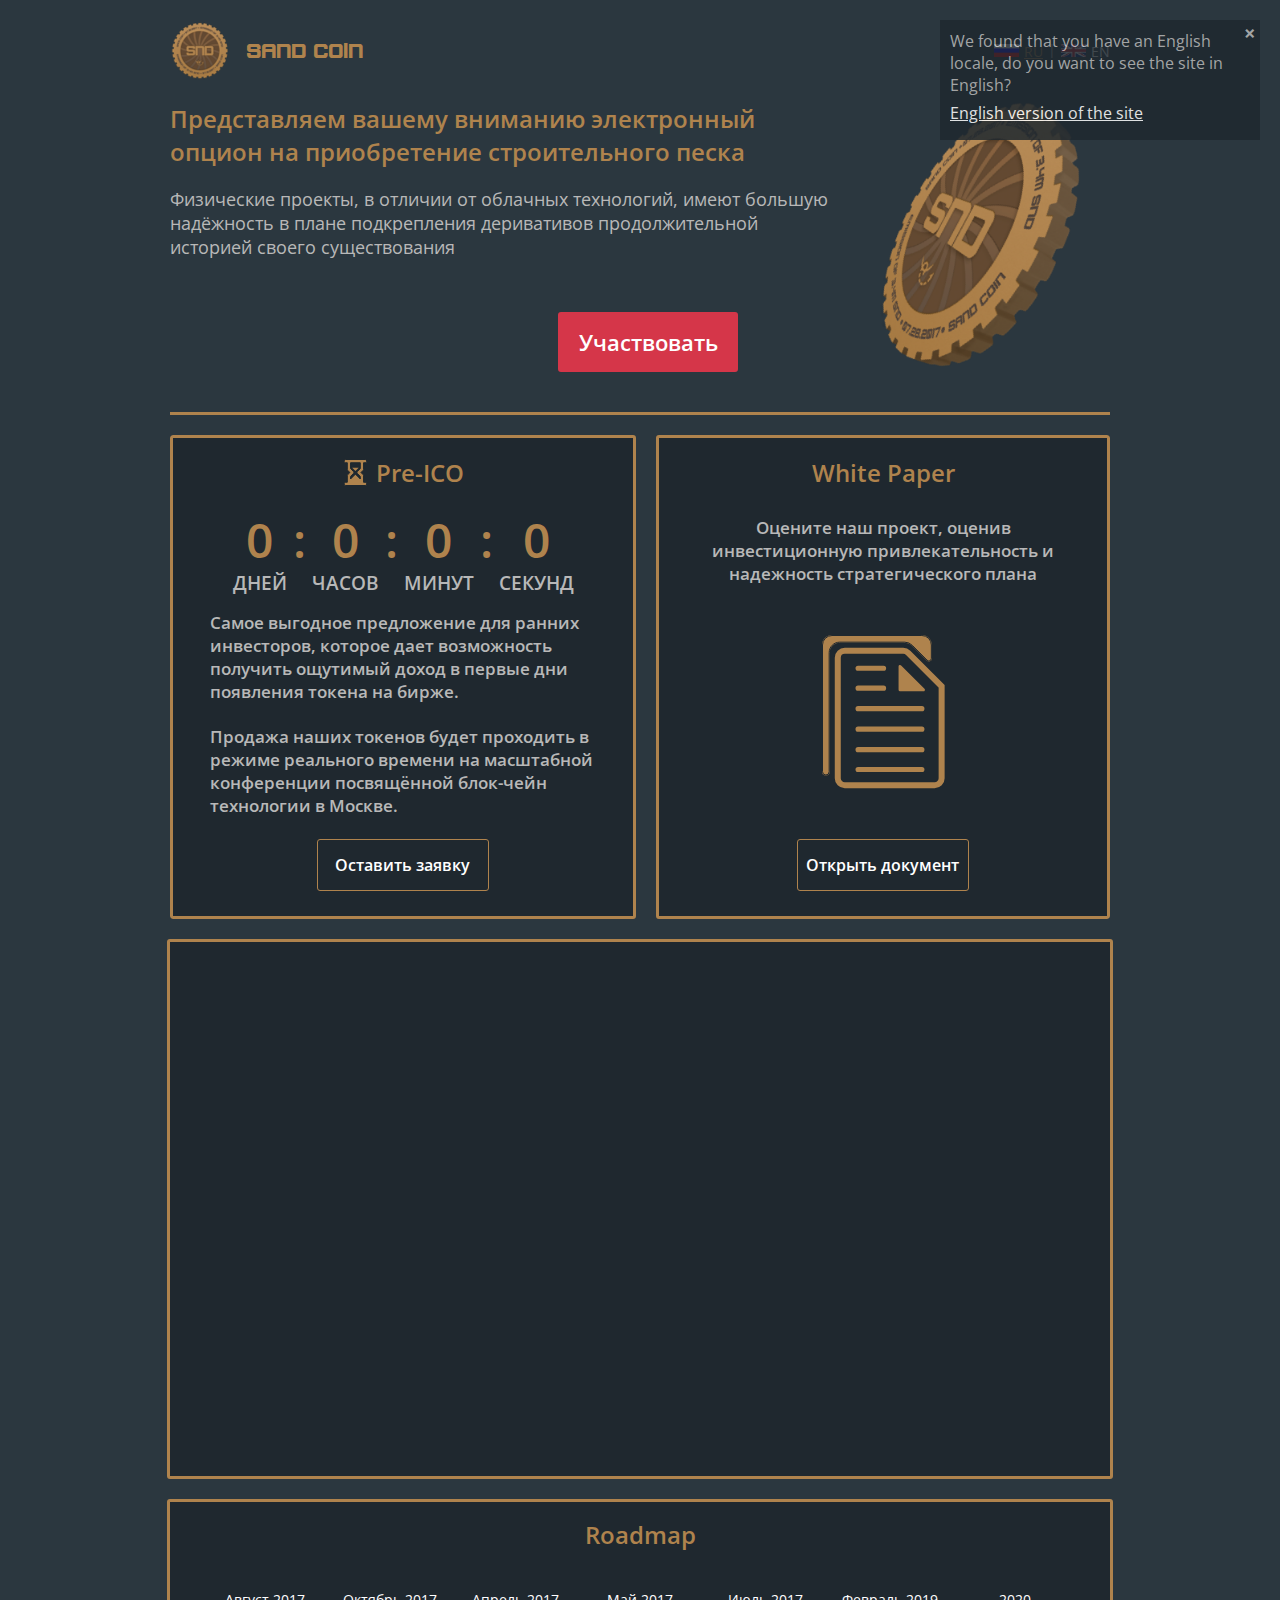
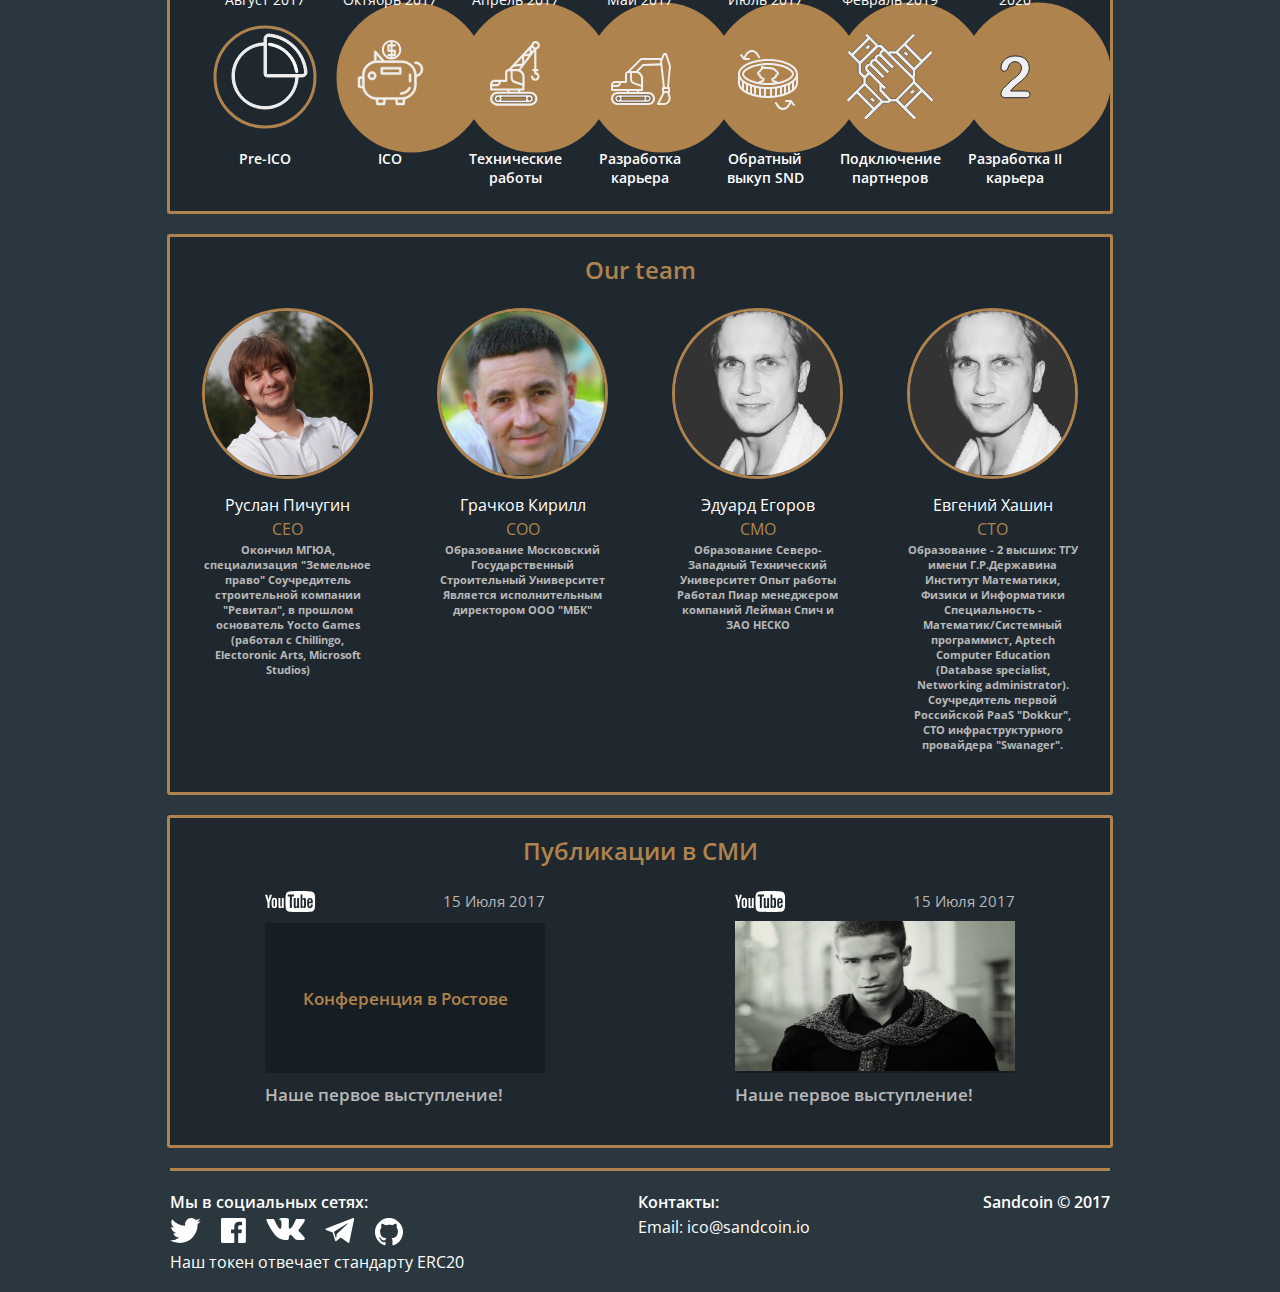
<file: index.html>
<!DOCTYPE html>
<html lang="en">
<head>
    <meta charset="utf-8">
    <meta http-equiv="X-UA-Compatible" content="IE=edge">
    <meta name="viewport" content="width=device-width, initial-scale=1">
    <link href="css/index.css?1" rel="stylesheet">
    <script type="text/javascript" src="js/jquery-3.2.1.min.js"></script>
    <title>Sand Coin</title>
    <link rel="icon" type="image/png" href="SNDlogo.png" />
    <link rel="apple-touch-icon" href="SNDlogo.png"/>
    <script type="text/javascript" src="js/megatimer.min.js"></script>
</head>
<body>
    <div class="popup-bg close-popup">
        <div class="popup">
            <div class="close-cross" onclick="closePopup()"><span>×</span></div>
            <div class="title">Оставить заявку на инвестирование в Pre-ICO</div>
            <!-- TODO name for input -->
            <form method="post" id="app-form" action="javascript:void(null);" onsubmit="reestablP()">
                <div class="input-overlay">
                    <input class="app-input" type="text"name="request[name]" placeholder="Имя">
                    <div class="wrong-input">Поле пустое</div>
                </div>
                <div class="input-overlay">
                    <input id="number-input" class="app-input" type="number" name="request[amount]" placeholder="Сумма($)">
                    <div class="wrong-input">Поле пустое</div>
                </div>
                <div class="input-overlay">
                    <input type="email" id="mail" ame="request[email]" placeholder="E-mail">
                    <div class="wrong-input">Введите корректную почту</div>
                </div>
                <div id="subm">
                    <button id="btn-sbm" type="submit">Отправить</button>
                </div>
            </form>
        </div>
    </div>
	<nav class="main-block">
        <a href="/" class="nav-block">
            <img src="img/SNDlogo.png">
            <div class="logo">SAND COIN</div>
        </a>
        <div class="nav-block">
            <a class="main-link" href="/"></a>
            <a href="/profile"></a>
            <a href="/" class="main-link-lang link-lang"><img src="img/RU.png" width="25px" height="13px">RU</a>
            <span class="re">|</span>
            <a href="/en" class="link-lang"><img src="img/EN.png"  width="25px" height="13px">EN</a>
        </div>   
    </nav>
	<header class="main-block">
        <div class="main-header">
            <div class="title">Представляем вашему вниманию электронный опцион на приобретение строительного песка</div>
            <div class="text">
                Физические проекты, в отличии от облачных технологий, имеют большую надёжность в плане подкрепления деривативов продолжительной историей своего существования
            </div>
            <a href="javascript:" onclick="popup()" class="btn btn-lk">Участвовать</a>
        </div> 
        <div class="big-coin"><img src="img/3d 1x.png" width="200px"></div>
    </header>
    <div class="border-line"></div>
	<section class="main-block timer-block">
        
        <div class="timer">
            <div class="main-title"><img src="img/sand-clock.svg"><span>Pre-ICO</span></div>
            <div class="timer-block">
                <script src="js/18d63e1cab2d1bd7e6cf0bfec1a04c9b.js"></script>
                <!--script src="http://megatimer.ru/s/ba45ac33f8cef97cdfe2c2ae86814859.js"></script-->
            </div>
            <div class="timer-text">Самое выгодное предложение для ранних инвесторов, которое дает возможность получить ощутимый доход в первые дни появления токена на бирже.</div>
            <div class="timer-text">Продажа наших токенов будет проходить в режиме реального времени на масштабной конференции посвящённой блок-чейн технологии в Москве.</div>
            <a href="javascript:" class="btn btn-invite" onclick="popup()">Оставить заявку</a>
        </div>
        <div class="invite-timer">
            <div class="main-title"><span>White Paper</span></div>
            <div class="invite-timer-text">
                Оцените наш проект, оценив инвестиционную привлекательность и надежность стратегического плана
            </div>
            <img src="img/file.svg">
            <a href="/WhitePaperSND.pdf" target="_blank" class="btn btn-invite">Открыть документ</a>
        </div>
    </section>
    <section class="main-block video">
        <div class="videoWrapper">
            <iframe src="https://www.youtube.com/embed/KTz7WDXiaZY" frameborder="0" allowfullscreen></iframe>
        </div>
    </section>
    <!--section class="main-block paper">
        <div class="main-title">White Paper</div>
        <!--div class="post-title">
            Lorem ipsum dolor sit amet
        </div-->
        <!--div class="text-paper">
            Оцените наш проект, оценив инвестиционную привлекательность и надежность стратегического плана
        </div>
        <a href="#" class="btn btn-document">Открыть документ</a>
    </section-->
    <section class="main-block road">
        <div class="main-title">Roadmap</div>
        <div class="road-map">
            <div class="road-conteiner">
                <div class="road-one-block">
                    <div class="data">Август 2017</div>
                    <div class="img"><img src="img/road1.svg"></div>
                    <div class="desk">Pre-ICO</div>
                </div>
                <div class="road-dot">
                    <img src="img/RoadmapDot.svg">
                </div>
            </div>
            <div class="road-conteiner">
                <div class="road-one-block">
                    <div class="data">Октябрь 2017</div>
                    <div class="img"><img src="img/road2.svg"></div>
                    <div class="desk">ICO</div>
                </div>
                <div class="road-dot">
                    <img src="img/RoadmapDot.svg">
                </div>
                </div>
            <div class="road-conteiner">
                <div class="road-one-block">
                    <div class="data">Апрель 2017</div>
                    <div class="img"><img src="img/road3.svg"></div>
                    <div class="desk">Технические работы</div>
                </div>
                <div class="road-dot">
                    <img src="img/RoadmapDot.svg">
                </div>
                </div>
            <div class="road-conteiner">
                <div class="road-one-block">
                    <div class="data">Май 2017</div>
                    <div class="img"><img src="img/road4.svg"></div>
                    <div class="desk">Разработка карьера</div>
                </div>
                <div class="road-dot">
                    <img src="img/RoadmapDot.svg">
                </div>
                </div>
            <div class="road-conteiner">
                <div class="road-one-block">
                    <div class="data">Июль 2017</div>
                    <div class="img"><img src="img/road5.svg"></div>
                    <div class="desk">Обратный выкуп SND</div>
                </div>
                <div class="road-dot">
                    <img src="img/RoadmapDot.svg">
                </div>
                </div>
            <div class="road-conteiner">
                <div class="road-one-block">
                    <div class="data">Февраль 2019</div>
                    <div class="img"><img src="img/road6.svg"></div>
                    <div class="desk">Подключение партнеров</div>
                </div>
                <div class="road-dot">
                    <img src="img/RoadmapDot.svg">
                </div>
                </div>
            <div class="road-conteiner">
                <div class="road-one-block">
                    <div class="data">2020</div>
                    <div class="img"><img src="img/road7.svg"></div>
                    <div class="desk">Разработка II карьера</div>
                </div>
            </div>
        </div>
    </section>
    <section id="team" class="main-block">

        <div class="main-title">Оur team</div>

        <div class="one-person">
            <a target="_blank" href="https://t.me/Ryonion" class="photo">
                <img src="img/rus.jpg">
            </a>
            <div class="name">Руслан Пичугин</div>
            <div class="job">CEO</div>
            <div class="description">
	            Окончил МГЮА, специализация "Земельное право"
				Cоучредитель строительной компании
				"Ревитал",
				в прошлом основатель
				Yocto Games (работал с Chillingo,
				Electoronic Arts, Microsoft Studios)
			</div>
            <!--<div class="soc">
                <a target="_blank"><img src="img/facebook.svg" width="20px"></a>
                <a target="_blank" href="https://t.me/Ryonion" ><img src="img/telegram.svg" width="23px"></a>
            </div>-->
        </div>
        <div class="one-person">
            <a target="_blank" href="http://www.mosbetcom.ru" class="photo">
                <img src="img/2.jpeg">
            </a>
            <div class="name">Грачков Кирилл</div>
            <div class="job">COO</div>
            <div class="description">
	            Образование Московский Государственный 
				Строительный Университет 
				Является исполнительным директором 
				ООО "МБК"
			</div>
            <!--<div class="soc">
                <a target="_blank"><img src="img/facebook.svg" width="20px"></a>
                <a target="_blank"><img src="img/telegram.svg" width="23px"></a>
            </div>-->
        </div>
        <div class="one-person">
            <a target="_blank" href="https://t.me/EduardEgorov" class="photo">
                <img src="img/eduard.jpg">
            </a>
            <div class="name">Эдуард Егоров</div>
            <div class="job">CMO</div>
            <div class="description">
	            Образование 
				Северо-Западный Технический Университет
				Опыт работы 
				Работал Пиар менеджером компаний Лейман Спич и ЗАО НЕСКО
			</div>
            <!--<div class="soc">
                <a target="_blank"><img src="img/facebook.svg" width="20px"></a>
                <a target="_blank" href="https://web.telegram.org/#/im?p=@lLeiman" ><img src="img/telegram.svg" width="23px"></a>
            </div>-->
        </div>
        <div class="one-person">
            <a target="_blank" href="https://t.me/EduardEgorov" class="photo">
                <img src="img/eduard.jpg">
            </a>
            <div class="name">Евгений Хашин</div>
            <div class="job">CTO</div>
            <div class="description">
	            Образование - 2 высших: ТГУ имени Г.Р.Державина 
				Институт Математики, Физики и Информатики 
				Специальность - Математик/Системный программист, 
				Aptech Computer Education (Database specialist, Networking administrator). 
				Соучредитель первой Российской PaaS "Dokkur",  
				CTO инфраструктурного провайдера "Swanager".
			</div>
            <!--<div class="soc">
                <a target="_blank"><img src="img/facebook.svg" width="20px"></a>
                <a target="_blank" href="https://web.telegram.org/#/im?p=@lLeiman" ><img src="img/telegram.svg" width="23px"></a>
            </div>-->
        </div>

    </section>
   <section class="main-block publ-life">
        <div class="main-title">Публикации в СМИ</div>

        <div class="one-life">
            <div class="top">
                <a href=""><img src="img/you-tube.svg"></a>
                <span class="date">15 Июля 2017</span>
            </div>
            <div class="prev"><a href="">Конференция в Ростове</a></div>
            <div class="desk">Наше первое выступление!</div>
        </div>
        <div class="one-life"> 
            <div class="top">
                <a href=""><img src="img/you-tube.svg"></a>
                <span class="date">15 Июля 2017</span>
            </div>
            <div class="prev"><a href=""><img src="img/lev.jpg" width="280px" height="150px"></a></div>
            <div class="desk">Наше первое выступление!</div>
        </div>
    </section>
    <div class="border-line"></div>
	<footer class="main-block">
        <div>
            <div class="title-footer">Мы в социальных сетях:</div>
            <div class="soc-footer">
                <a target="_blank" href="https://twitter.com/sandcoin"><img src="img/twitter.svg"></a>
                <a target="_blank" href="https://www.facebook.com/SandCoinICO"><img src="img/facebook.svg"></a>
                <a target="_blank" href="https://vk.com/sandcoin"><img src="img/vk.svg"></a>
                <a target="_blank" href="https://t.me/sandcoinru"><img src="img/telegram.svg"></a>
                <a target="_blank" href="https://github.com/sndtoken/ico"><img src="img/github-logo.svg"></a>
            </div>
            <div>Наш токен отвечает стандарту ERC20</div>
        </div>   
        <div class="contacts-footer">
            <div class="title-footer">Контакты:</div>
            <!--div>Тел: +1 234 567 890 12</div-->
            <div>Email: <a href="mailto:ico@sandcoin.io">ico@sandcoin.io</a></div>
        </div>   
        <div class="title-footer">
            <div>Sandcoin © 2017</div>
        </div>
    </footer>



<div class="notify close-all ru">
        <div class="close-notify">×</div>
        <div>Мы обнаружили, что у вас стоит русская локаль, хотите посмотреть сайт на русском?</div>
        <a href="/">Русская версия сайта</a>
    </div>

    <div class="notify close-all en">
        <div class="close-notify">×</div>
        <div>We found that you have an English locale, do you want to see the site in English?</div>
        <a href="/en">English version of the site</a>
    </div>


     <script type="text/javascript">
        var str = navigator.language || navigator.browserLanguage;
        if( (str.indexOf('en') + 1) || (str.indexOf('EN') + 1) || (str.indexOf('En') + 1)){
            $(".en").removeClass("close-all");
        }
        $("body").on("click",".close-notify", function(){
            $(".notify").addClass("close-all")
        })
// TODO url
    function reestablP() {
        $("#btn-sbm").prop("disabled",true);
        var pattern = /^.+@.+\..+/i;
        var check = true;

        $("#app-form").find(".input-overlay").each(function () {
            $(this).removeClass("wrong");
        });   

        if ($("#mail").val().search(pattern) !== 0) {
            $("#mail").parent(".input-overlay").addClass("wrong");
            check = false;
        }

        $("#app-form").find(".app-input").each(function () {
            if ($(this).val() == "") {
                $(this).parent(".input-overlay").addClass("wrong");
                check = false;
            }

        });

        if(check){
            var form = $("#app-form").serialize();
            $.ajax({
                type: "POST",
                url: "/create_request",
                data: form,
                success: function () {
                    $('#subm').fadeOut(1).html('<div class="success">Спасибо за оставленную заявку</div>').fadeIn("slow");
                },
                error: function () {
                    alert("Ошибка сервера");

                }
            });
        }

        $("#btn-sbm").prop("disabled",false);
    }
    
    function closePopup(){
        $(".popup-bg").addClass("close-popup");
    }

    function popup(){
        $(".popup-bg").removeClass("close-popup");
    }
</script>
 <script>
    document.getElementById("number-input").onkeypress = function(e) {
      e = e || event;
      if (e.ctrlKey || e.altKey || e.metaKey) return;
      var chr = getChar(e);
      if (chr == null) return;
      if (chr < '0' || chr > '9') {
        return false;
      }
    }
    function getChar(event) {
      if (event.which == null) {
        if (event.keyCode < 32) return null;
        return String.fromCharCode(event.keyCode)
      }
      if (event.which != 0 && event.charCode != 0) {
        if (event.which < 32) return null;
        return String.fromCharCode(event.which)
      }
      return null;
    }
  </script>
</body>
</html>
</file>
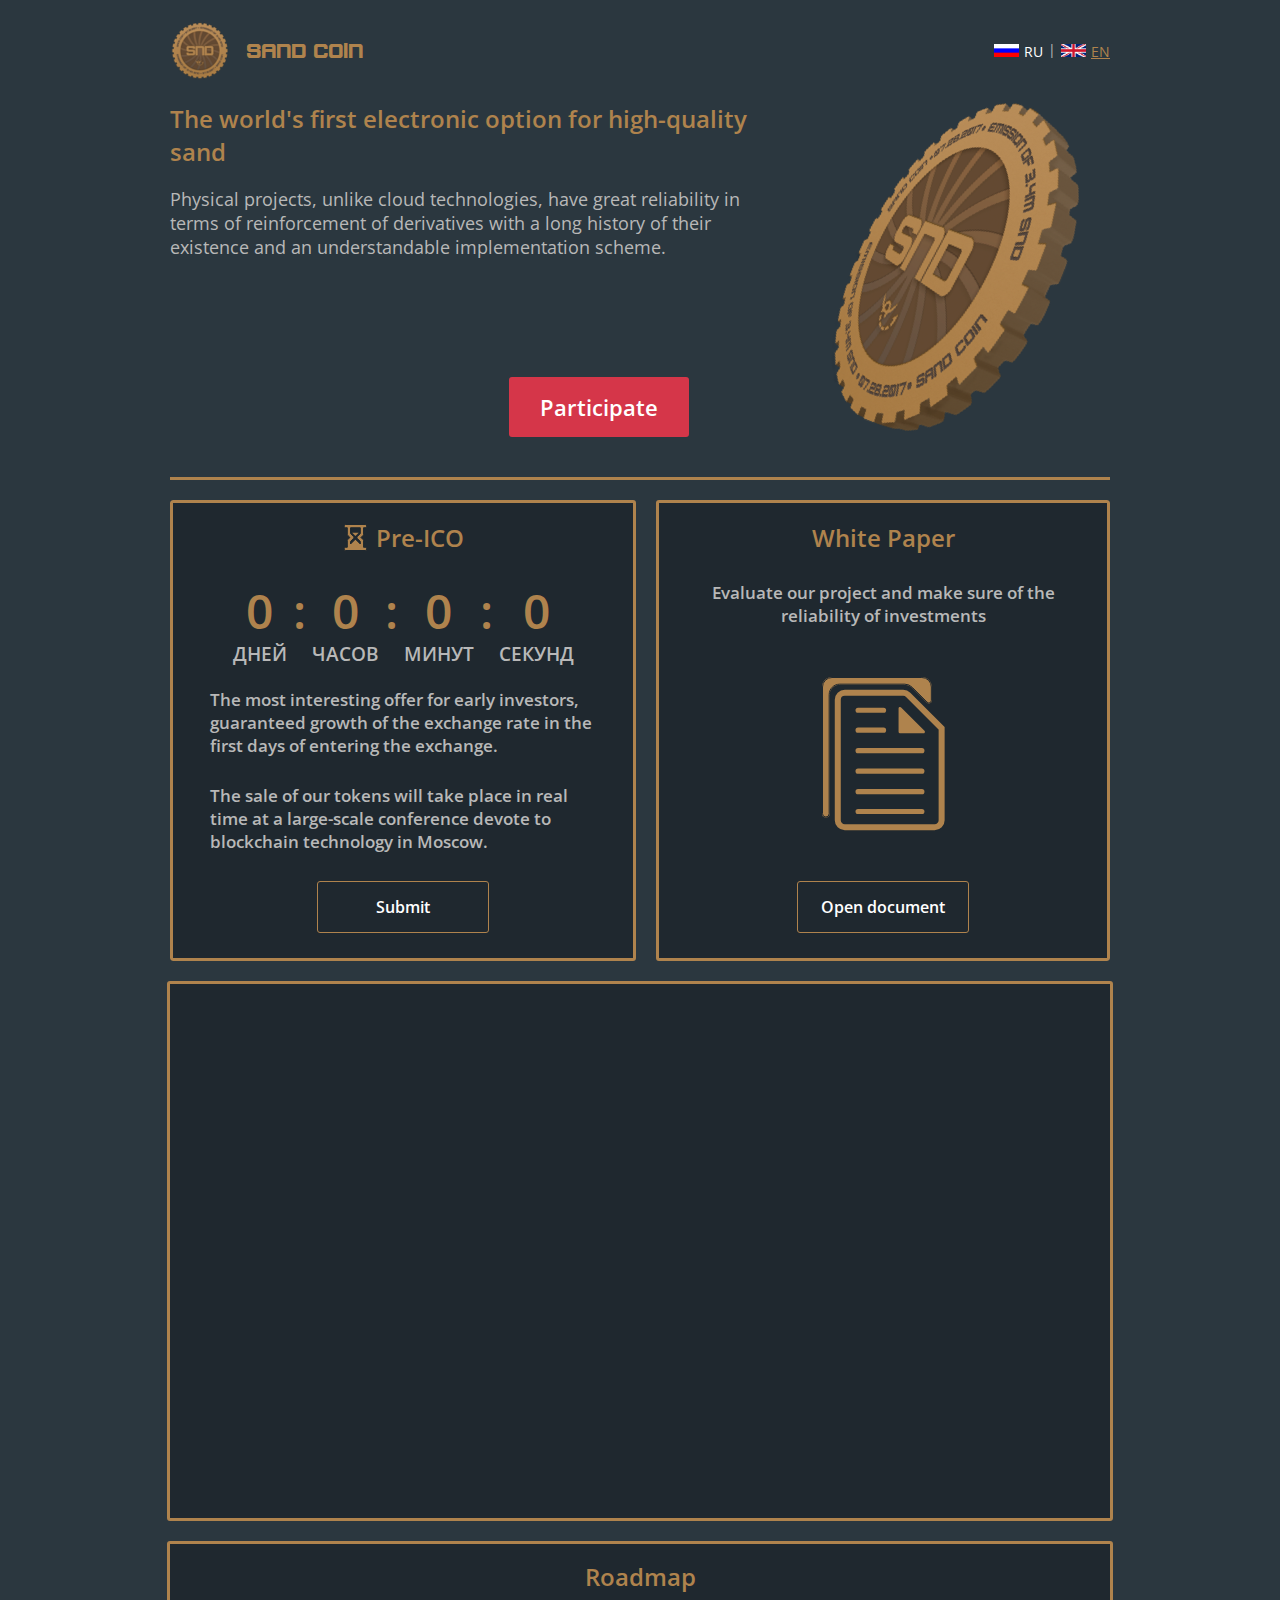
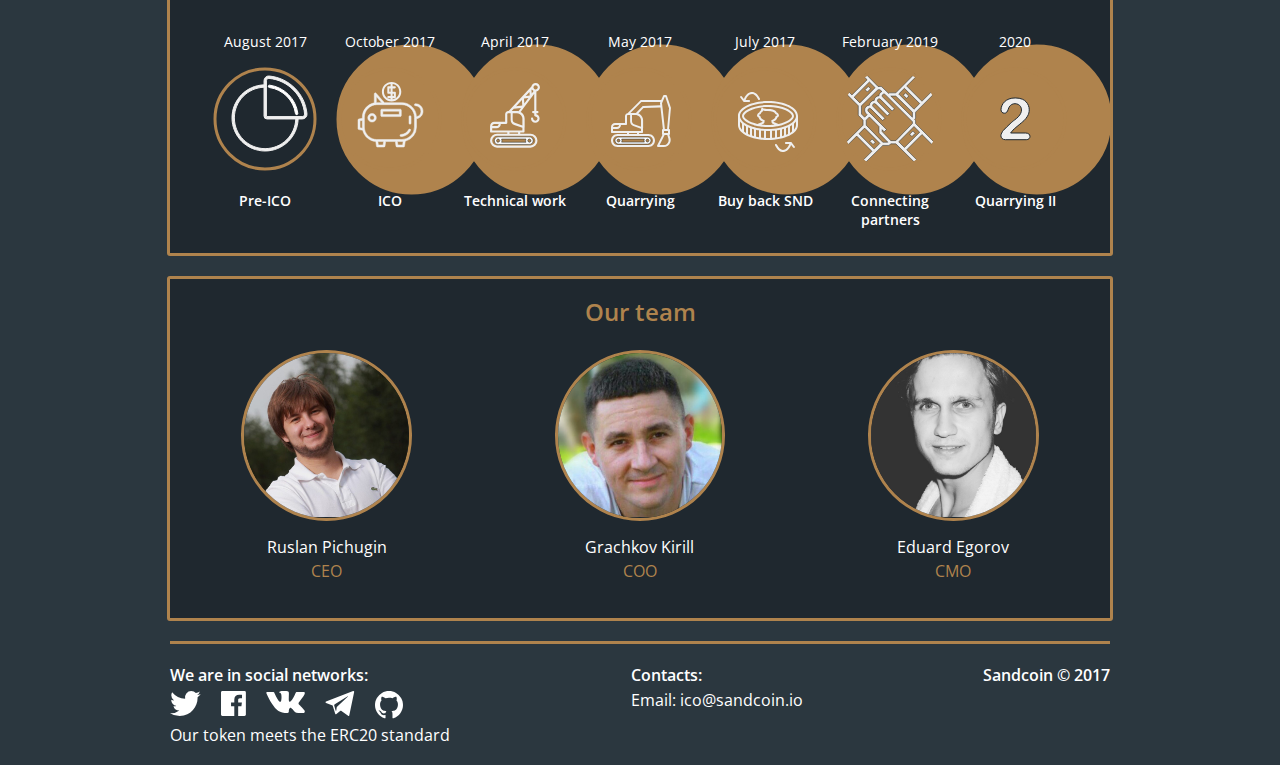
<file: index_EN.html>
<!DOCTYPE html>
<html lang="en">
<head>
    <meta charset="utf-8">
    <meta http-equiv="X-UA-Compatible" content="IE=edge">
    <meta name="viewport" content="width=device-width, initial-scale=1">
    <link href="css/index.css?1" rel="stylesheet">
    <script type="text/javascript" src="js/jquery-3.2.1.min.js"></script>
    <title>Sand Coin</title>
    <link rel="icon" type="image/png" href="SNDlogo.png" />
    <link rel="apple-touch-icon" href="SNDlogo.png"/>
    <script type="text/javascript" src="js/megatimer.min.js"></script>
</head>
<body>
    <div class="popup-bg close-popup">
        <div class="popup">
            <div class="close-cross" onclick="closePopup()"><span>×</span></div>
            <div class="title">Please leave your investment request here</div>
             <!-- TODO name for input -->
            <form method="post" id="app-form" action="javascript:void(null);" onsubmit="reestablP()">
                <div class="input-overlay">
                    <input class="app-input" type="text" name="request[name]" placeholder="Name">
                    <div class="wrong-input">Empty field</div>
                </div>
                <div class="input-overlay">
                    <input id="number-input" class="app-input" type="number" name="request[amount]" placeholder="Amount($)">
                    <div class="wrong-input">Empty field</div>
                </div>
                <div class="input-overlay">
                    <input type="email" id="mail" name="request[email]" placeholder="E-mail">
                    <div class="wrong-input">Enter correct mail</div>
                </div>
                <div id="subm">
                    <button id="btn-sbm" type="submit">Отправить</button>
                </div>
            </form>
        </div>
    </div>
	<nav class="main-block">
        <a href="/en" class="nav-block">
            <img src="img/SNDlogo.png">
            <div class="logo">SAND COIN</div>
        </a>
        <div class="nav-block">
            <a class="main-link" href="/en"></a>
            <a href="/profile"></a>
            <a href="/" class="link-lang"><img src="img/RU.png" width="25px" height="13px">RU</a>
            <span class="re">|</span>
            <a href="/en" class="main-link-lang link-lang"><img src="img/EN.png"  width="25px" height="13px">EN</a>
        </div>   
    </nav>
	<header class="main-block">
        <div class="main-header">
            <div class="title">The world's first electronic option for high-quality sand</div>
            <div class="text">
                Physical projects, unlike cloud technologies, have great reliability in terms of reinforcement of derivatives with a long history of their existence and an understandable implementation scheme.
            </div>
            <a href="javascript:" onclick="popup()" class="btn btn-lk btn-lk-en">Participate</a>
        </div> 
        <div class="big-coin"><img src="img/3d 1x.png"></div>    
    </header>
    <div class="border-line"></div>
    <section class="main-block timer-block">
        <div class="timer">
            <div class="main-title"><img src="img/sand-clock.svg"><span>Pre-ICO</span></div>
            <div class="timer-block">
                <script src="js/18d63e1cab2d1bd7e6cf0bfec1a04c9b.js?2"></script>
                <!--script src="http://megatimer.ru/s/ba45ac33f8cef97cdfe2c2ae86814859.js"></script-->
            </div>
            <div class="timer-text">The most interesting offer for early investors, guaranteed growth of the exchange rate in the first days of entering the exchange.</div>
            <div class="timer-text">The sale of our tokens will take place in real time at a large-scale conference devote to blockchain technology in Moscow.</div>
            <a href="javascript:" class="btn btn-invite" onclick="popup()">Submit</a>
        </div>
        <div class="invite-timer">
            <div class="main-title"><span>White Paper</span></div>
            <div class="invite-timer-text">
                Evaluate our project and make sure of the reliability of investments
            </div>
            <img src="img/file.svg">
            <a href="/WhitePaperSND_en.pdf" target="_blank" class="btn btn-invite">Open document</a>
        </div>
    </section>
    <section class="main-block video">
        <div class="videoWrapper">
            <iframe src="https://www.youtube.com/embed/KTz7WDXiaZY" frameborder="0" allowfullscreen></iframe>
        </div>
    </section>
	<!--section class="main-block timer-block">
        <div class="main-title">Pre-ICO</div>
        <div class="timer">
            <div class="timer-block">
                <script src="js/18d63e1cab2d1bd7e6cf0bfec1a04c9b.js"></script>
                <!--script src="http://megatimer.ru/s/ba45ac33f8cef97cdfe2c2ae86814859.js"></script-->
            <!--/div>
            <div class="timer-text">The most interesting offer for early investors, guaranteed growth of the exchange rate in the first days of entering the exchange</div>
        </div>
        <div class="invite-timer">
            <div class="invite-timer-text">
                The sale of our tokens will take place in real time at a large-scale conference devote to blockchain technology in the heart of St. Petersburg
            </div>
            <a href="javascript:" class="btn btn-invite" onclick="popup()">Submit</a>
        </div>
    </section-->
    <!--section class="main-block paper">
        <div class="main-title">White Paper</div>
        <!--div class="post-title">
            Lorem ipsum dolor sit amet
        </div-->
        <!--div class="text-paper">
            Evaluate our project and make sure of the reliability of investments
        </div>
        <a href="#" class="btn btn-document">Open the document</a>
    </section-->
    <!--<section class="main-block video">
        <div class="videoWrapper">
            <iframe   src="https://www.youtube.com/embed/xFa2_PVMeDQ" frameborder="0" allowfullscreen></iframe>
        </div>
    </section>-->
        <section class="main-block road">
        <div class="main-title">Roadmap</div>
        <div class="road-map">
            <div class="road-conteiner">
                <div class="road-one-block">
                    <div class="data">August 2017</div>
                    <div class="img"><img src="img/road1.svg"></div>
                    <div class="desk">Pre-ICO</div>
                </div>
                <div class="road-dot">
                    <img src="img/RoadmapDot.svg">
                </div>
            </div>
            <div class="road-conteiner">
                <div class="road-one-block">
                    <div class="data">October 2017</div>
                    <div class="img"><img src="img/road2.svg"></div>
                    <div class="desk">ICO</div>
                </div>
                <div class="road-dot">
                    <img src="img/RoadmapDot.svg">
                </div>
                </div>
            <div class="road-conteiner">
                <div class="road-one-block">
                    <div class="data">April 2017</div>
                    <div class="img"><img src="img/road3.svg"></div>
                    <div class="desk">Technical work</div>
                </div>
                <div class="road-dot">
                    <img src="img/RoadmapDot.svg">
                </div>
                </div>
            <div class="road-conteiner">
                <div class="road-one-block">
                    <div class="data">May 2017</div>
                    <div class="img"><img src="img/road4.svg"></div>
                    <div class="desk">Quarrying</div>
                </div>
                <div class="road-dot">
                    <img src="img/RoadmapDot.svg">
                </div>
                </div>
            <div class="road-conteiner">
                <div class="road-one-block">
                    <div class="data">July 2017</div>
                    <div class="img"><img src="img/road5.svg"></div>
                    <div class="desk">Buy back SND</div>
                </div>
                <div class="road-dot">
                    <img src="img/RoadmapDot.svg">
                </div>
                </div>
            <div class="road-conteiner">
                <div class="road-one-block">
                    <div class="data">February 2019</div>
                    <div class="img"><img src="img/road6.svg"></div>
                    <div class="desk">Connecting partners</div>
                </div>
                <div class="road-dot">
                    <img src="img/RoadmapDot.svg">
                </div>
                </div>
            <div class="road-conteiner">
                <div class="road-one-block">
                    <div class="data">2020</div>
                    <div class="img"><img src="img/road7.svg"></div>
                    <div class="desk">Quarrying II</div>
                </div>
            </div>
        </div>
    </section>
    <section id="team" class="main-block">
        <div class="main-title">Оur team</div>
        <div class="one-person">
            <a target="_blank" href="https://t.me/Ryonion" class="photo">
               <img src="img/rus.jpg">
            </a>
            <div class="name">Ruslan Pichugin</div>
            <div class="job">CEO</div>
            <!--<div class="soc">
                <a target="_blank"><img src="img/facebook.svg" width="20px"></a>
                <a target="_blank" href="https://web.telegram.org/#/im?p=@Ryonion" ><img src="img/telegram.svg" width="23px"></a>
            </div>-->
        </div>
        <div class="one-person">
            <a target="_blank" href="http://www.mosbetcom.ru" class="photo">
                <img src="img/2.jpeg">
            </a>
            <div class="name">Grachkov Kirill</div>
            <div class="job">COO</div>
            <!--<div class="soc">
                <a target="_blank"><img src="img/facebook.svg" width="20px"></a>
                <a target="_blank"><img src="img/telegram.svg" width="23px"></a>
            </div>-->
        </div>
        <div class="one-person">
            <a target="_blank" href="https://t.me/EduardEgorov" class="photo">
                <img src="img/eduard.jpg">
            </a>
            <div class="name">Eduard Egorov</div>
            <div class="job">CMO</div>
            <!--<div class="soc">
                <a target="_blank"><img src="img/facebook.svg" width="20px"></a>
                <a target="_blank" href="https://t.me/lLeiman" ><img src="img/telegram.svg" width="23px"></a>
            </div>-->
        </div>
    </section>
    <!---<section class="main-block publ-life">
        <div class="main-title">Public life</div>

        <div class="one-life">
            <div class="top">
                <a href=""><img src="img/you-tube.svg"></a>
                <span class="date">15 July 2017</span>
            </div>
            <div class="prev"><a href="">Conference in Rostov</a></div>
            <div class="desk">Our first performance!</div>
        </div>
        <div class="one-life"> 
            <div class="top">
                <a href=""><img src="img/you-tube.svg"></a>
                <span class="date">15 July 2017</span>
            </div>
            <div class="prev"><a href=""><img src="img/lev.jpg" width="280px" height="150px"></a></div>
            <div class="desk">Our first performance!</div>
        </div>
    </section>-->
    <div class="border-line"></div>
	<footer class="main-block">
        <div>
            <div class="title-footer">We are in social networks:</div>
            <div class="soc-footer">
                <a target="_blank" href="https://twitter.com/sandcoin"><img src="img/twitter.svg"></a>
                <a target="_blank" href="https://www.facebook.com/SandCoinICO"><img src="img/facebook.svg"></a>
                <a target="_blank" href="https://vk.com/sandcoin"><img src="img/vk.svg"></a>
                <a target="_blank" href="https://t.me/sandcoin"><img src="img/telegram.svg"></a>
                <a target="_blank" href="https://github.com/sndtoken/ico"><img src="img/github-logo.svg"></a>
            </div>
            <div>Our token meets the ERC20 standard</div>
        </div>   
        <div class="contacts-footer">
            <div class="title-footer">Contacts:</div>
            <!--div>Mobile: +1 234 567 890 12</div-->
            <div>Email: <a href="mailto:ico@sandcoin.io">ico@sandcoin.io</a></div>
        </div>   
        <div class="title-footer">
            <div>Sandcoin © 2017</div>
        </div>
    </footer>



<div class="notify close-all ru">
        <div class="close-notify">×</div>
        <div>Мы обнаружили, что у вас стоит русская локаль, хотите посмотреть сайт на русском?</div>
        <a href="/">Русская версия сайта</a>
    </div>

    <div class="notify close-all en">
        <div class="close-notify">×</div>
        <div>We found that you have an English locale, do you want to see the site in English?</div>
        <a href="/en">English version of the site</a>
    </div>



    

     <script type="text/javascript">
        var str = navigator.language || navigator.browserLanguage;
        if( (str.indexOf('ru') + 1) || (str.indexOf('RU') + 1) || (str.indexOf('Ru') + 1)){
            $(".ru").removeClass("close-all");
        }
        $("body").on("click",".close-notify", function(){
            $(".notify").addClass("close-all")
        })
// TODO url
        function reestablP() {
        $("#btn-sbm").prop("disabled",true);
        var pattern = /^.+@.+\..+/i;
        var check = true;

        $("#app-form").find(".input-overlay").each(function () {
            $(this).removeClass("wrong");
        });   

        if ($("#mail").val().search(pattern) !== 0) {
            $("#mail").parent(".input-overlay").addClass("wrong");
            check = false;
        }

        $("#app-form").find(".app-input").each(function () {
            if ($(this).val() == "") {
                $(this).parent(".input-overlay").addClass("wrong");
                check = false;
            }

        });

        if(check){
            var form = $("#app-form").serialize();
            $.ajax({
                type: "POST",
                url: "/URL/",
                data: form,
                success: function () {
                    $('#subm').fadeOut(1).html('<div class="success">Спасибо за оставленную заявку</div>').fadeIn("slow");
                },
                error: function () {
                    alert("Ошибка сервера");

                }
            });
        }
         $("#btn-sbm").prop("disabled",false);
    }
    function closePopup(){
        $(".popup-bg").addClass("close-popup");
    }

    function popup(){
        $(".popup-bg").removeClass("close-popup");
    }
</script>
 <script>
    document.getElementById("number-input").onkeypress = function(e) {
      e = e || event;
      if (e.ctrlKey || e.altKey || e.metaKey) return;
      var chr = getChar(e);
      if (chr == null) return;
      if (chr < '0' || chr > '9') {
        return false;
      }
    }
    function getChar(event) {
      if (event.which == null) {
        if (event.keyCode < 32) return null;
        return String.fromCharCode(event.keyCode)
      }
      if (event.which != 0 && event.charCode != 0) {
        if (event.which < 32) return null;
        return String.fromCharCode(event.which)
      }
      return null;
    }
  </script>
</body>
</html>
</file>
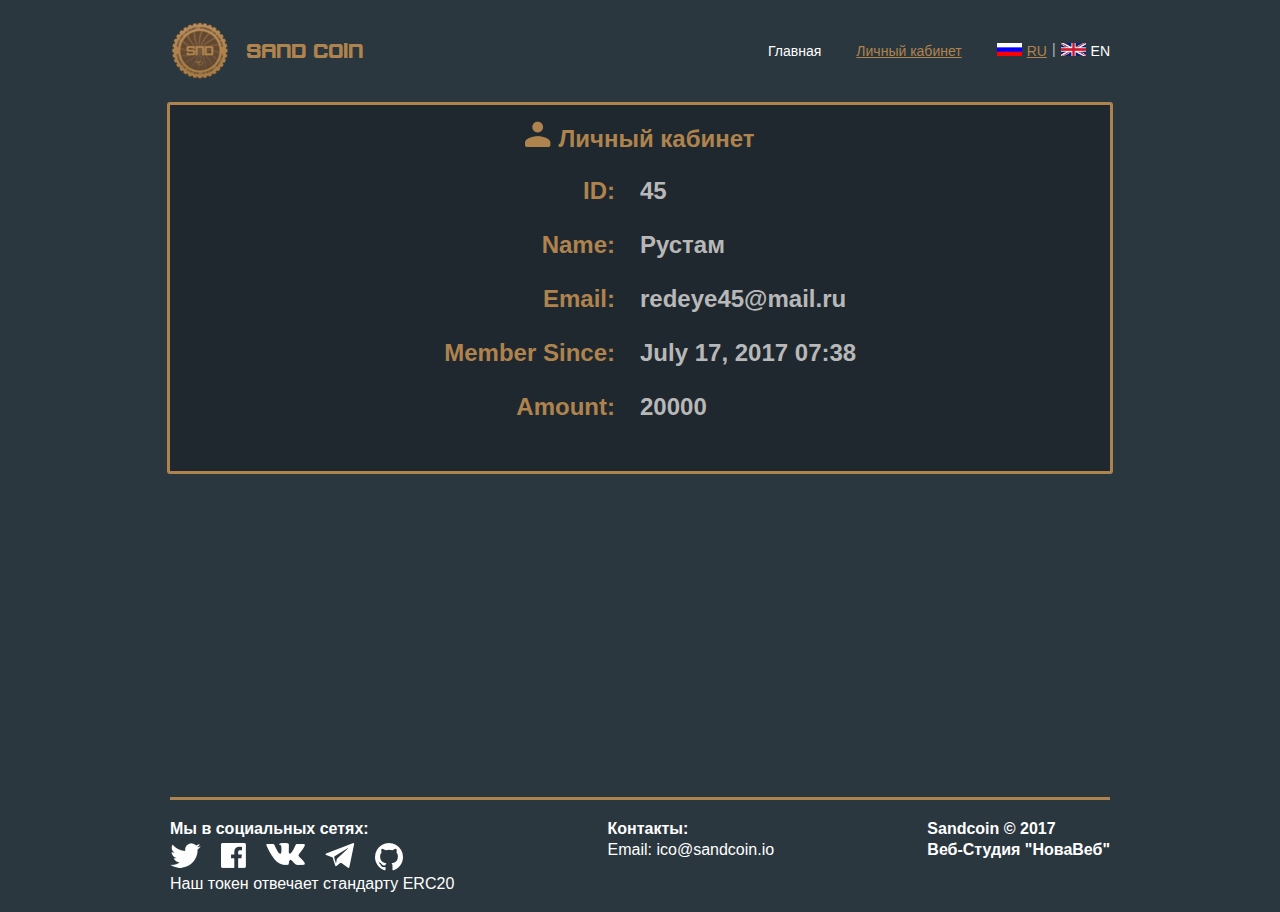
<file: lk.html>
<!DOCTYPE html>
<html lang="en">
<head>
    <meta charset="utf-8">
    <meta http-equiv="X-UA-Compatible" content="IE=edge">
    <meta name="viewport" content="width=device-width, initial-scale=1">
    <link href="css/index.css" rel="stylesheet">
    <link href="css/lk.css" rel="stylesheet">
    <script type="text/javascript" src="js/jquery-3.2.1.min.js"></script>
    <title>Sand Coin</title>
    <link rel="icon" type="image/png" href="SNDlogo.png" />
    <link rel="apple-touch-icon" href="SNDlogo.png"/>
    <script type="text/javascript" src="js/megatimer.min.js"></script>
</head>
<body>
    <div class="popup-bg close-popup">
        <div class="popup">
            <div class="close-cross" onclick="closePopup()"><span>×</span></div>
            <div class="title">Оставить заявку</div>
            <form method="post" id="app-form" action="javascript:void(null);" onsubmit="reestablP()">
                <input type="text" name="" placeholder="Имя" required>
                <input type="text" name="" placeholder="Сумма" required>
                <input type="email" name="" placeholder="E-mail" required>
                <div id="subm"><button type="submit">Отправить</button></div>
            </form>

        </div>
    </div>
	<nav class="main-block">
        <div class="nav-block">
            <img src="img/SNDlogo.png">
            <div class="logo">SAND COIN</div>
        </div>
        <div class="nav-block">
            <a href="index.html">Главная</a>
            <a href="#" class="main-link">Личный кабинет</a>
            <a href="index.html" class="main-link-lang link-lang"><img src="img/RU.png" width="25px" height="13px">RU</a>
            <span class="re">|</span>
            <a href="index_EN.html" class="link-lang"><img src="img/EN.png"  width="25px" height="13px">EN</a>
        </div>   
    </nav>
    <div class="lk0">
        <section class="main-block lk">
            <div class="main-title"><img src="img/person.png">Личный кабинет</div> 
            <div class="list"><div class="list-title">ID:</div><div class="list-cont">45</div></div>
            <div class="list"><div class="list-title">Name:</div><div class="list-cont">Рустам</div></div>
            <div class="list"><div class="list-title">Email:</div><div class="list-cont"><span tittle="redeye45@mail.ru">redeye45@mail.ru</span></div></div>
            <div class="list"><div class="list-title">Member Since:</div><div class="list-cont">July 17, 2017 07:38</div></div>
            <div class="list"><div class="list-title">Amount:</div><div class="list-cont">20000</div></div>
        </section>
    </div>
    <div class="border-line"></div>
	<footer class="main-block">
        <div>
            <div class="title-footer">Мы в социальных сетях:</div>
            <div class="soc-footer">
                <a target="_blank" href="https://twitter.com/sandcoin"><img src="img/Twitter1x.png"></a>
                <a target="_blank" href="https://www.facebook.com/cryptosandcoin/"><img src="img/Facebook1x.png"></a>
                <a target="_blank" href="https://vk.com/sandcoin"><img src="img/vk_logo.png"></a>
                <a target="_blank" href="https://web.telegram.org/#/im?p=@sandcoinru"><img src="img/Telegram1x.png"></a>
                <a target="_blank" href="https://github.com/sndtoken/ico"><img src="img/github-logo.png"></a>
            </div>
            <div>Наш токен отвечает стандарту ERC20</div>
        </div>   
        <div class="contacts-footer">
            <div class="title-footer">Контакты:</div>
            <!--div>Тел: +1 234 567 890 12</div-->
            <div>Email: <a href="mailto:ico@sandcoin.io">ico@sandcoin.io</a></div>
        </div>   
        <div class="title-footer">
            <div>Sandcoin © 2017</div>
            <a class="nova" target="_blank" href="http://xn--80acbbp8bh.xn--p1ai/">Веб-Студия "НоваВеб"</a>
        </div>
    </footer>



<div class="notify close-all ru">
        <div class="close-notify">×</div>
        <div>Мы обнаружили, что у вас стоит русская локаль, хотите посмотреть сайт на русском?</div>
        <a href="index.html">Русская версия сайта</a>
    </div>

 

    <div class="notify close-all en">
        <div class="close-notify">×</div>
        <div>We found that you have an English locale, do you want to see the site in English?</div>
        <a href="index_en.html">English version of the site</a>
    </div>



     <script type="text/javascript">
        function changeLng(){
           var str = navigator.language || navigator.browserLanguage;
            if((str.indexOf('zh') + 1) || (str.indexOf('ZH') + 1)){
                    $(".zh").removeClass("close-all")
            }

            str = navigator.language || navigator.browserLanguage;
            if( (str.indexOf('en') + 1) || (str.indexOf('EN') + 1) || (str.indexOf('En') + 1)){
                    $(".en").removeClass("close-all");

            }
        }
    }
        changeLng();
        $("body").on("click",".close-notify", function(){
            $(".notify").addClass("close-all")
        })

    function closePopup(){
        $(".popup-bg").addClass("close-popup");
    }

    function popup(){
        $(".popup-bg").removeClass("close-popup");
    }
</script>
</body>
</html>
</file>
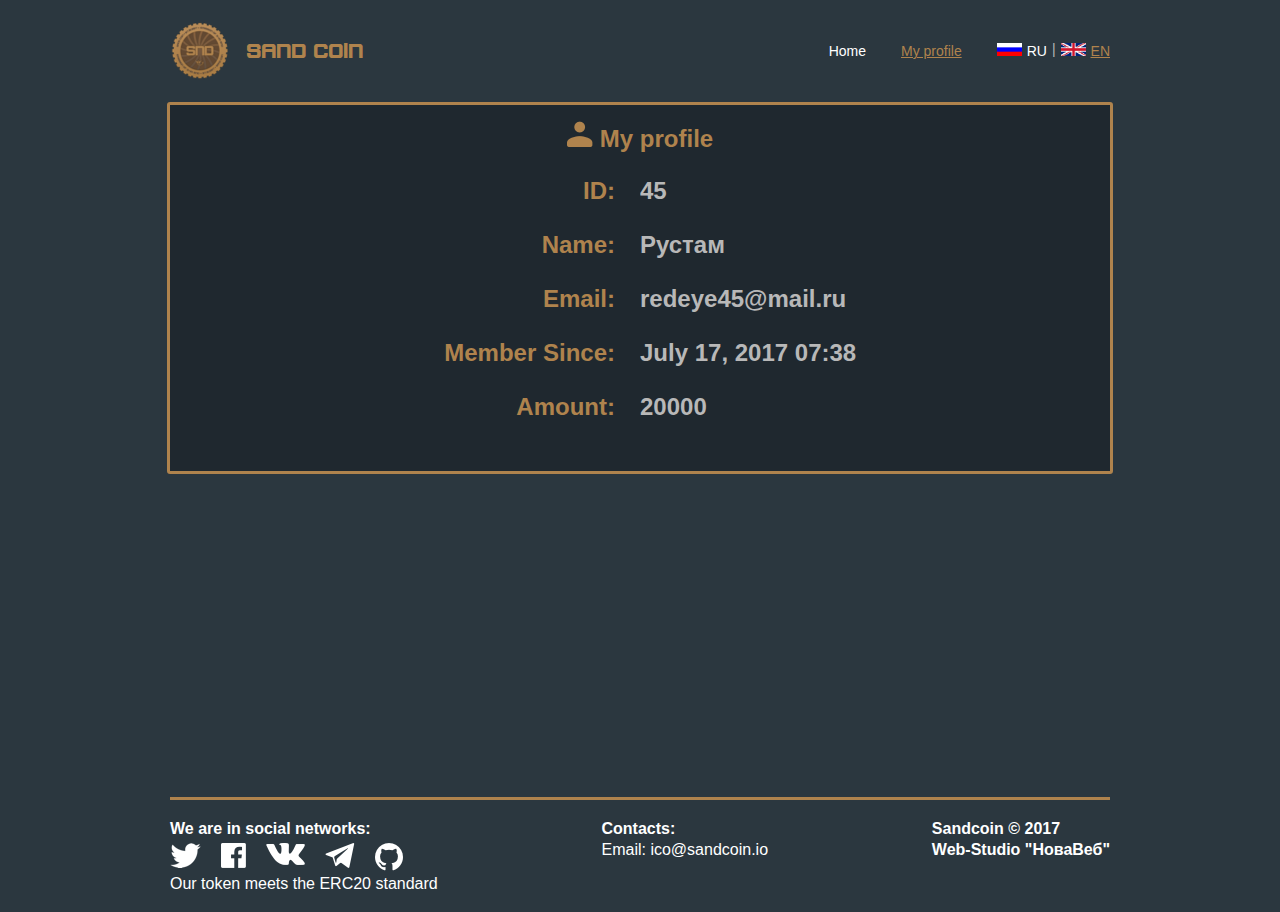
<file: lk_EN.html>
<!DOCTYPE html>
<html lang="en">
<head>
    <meta charset="utf-8">
    <meta http-equiv="X-UA-Compatible" content="IE=edge">
    <meta name="viewport" content="width=device-width, initial-scale=1">
    <link href="css/index.css" rel="stylesheet">
    <link href="css/lk.css" rel="stylesheet">
    <script type="text/javascript" src="js/jquery-3.2.1.min.js"></script>
    <title>Sand Coin</title>
    <link rel="icon" type="image/png" href="SNDlogo.png" />
    <link rel="apple-touch-icon" href="SNDlogo.png"/>
    <script type="text/javascript" src="js/megatimer.min.js"></script>
</head>
<body>
    <div class="popup-bg close-popup">
        <div class="popup">
            <div class="close-cross" onclick="closePopup()"><span>×</span></div>
            <div class="title">Оставить заявку</div>
            <form method="post" id="app-form" action="javascript:void(null);" onsubmit="reestablP()">
                <input type="text" name="" placeholder="Имя" required>
                <input type="text" name="" placeholder="Сумма" required>
                <input type="email" name="" placeholder="E-mail" required>
                <div id="subm"><button type="submit">Отправить</button></div>
            </form>

        </div>
    </div>
	<nav class="main-block">
        <div class="nav-block">
            <img src="img/SNDlogo.png">
            <div class="logo">SAND COIN</div>
        </div>
        <div class="nav-block">
            <a href="index_EN.html">Home</a>
            <a href="#" class="main-link">My profile</a>
            <a href="index.html" class="link-lang"><img src="img/RU.png" width="25px" height="13px">RU</a>
            <span class="re">|</span>
            <a href="index_EN.html" class="link-lang main-link-lang"><img src="img/EN.png"  width="25px" height="13px">EN</a>
        </div>   
    </nav>
    <div class="lk0">
        <section class="main-block lk">
            <div class="main-title"><img src="img/person.png">My profile</div> 
            <div class="list"><div class="list-title">ID:</div><div class="list-cont">45</div></div>
            <div class="list"><div class="list-title">Name:</div><div class="list-cont">Рустам</div></div>
            <div class="list"><div class="list-title">Email:</div><div class="list-cont"><span tittle="redeye45@mail.ru">redeye45@mail.ru</span></div></div>
            <div class="list"><div class="list-title">Member Since:</div><div class="list-cont">July 17, 2017 07:38</div></div>
            <div class="list"><div class="list-title">Amount:</div><div class="list-cont">20000</div></div>
        </section>
    </div>
    <div class="border-line"></div>
	<footer class="main-block">
        <div>
            <div class="title-footer">We are in social networks:</div>
            <div class="soc-footer">
                <a target="_blank" href="https://twitter.com/sandcoin"><img src="img/Twitter1x.png"></a>
                <a target="_blank" href="https://www.facebook.com/cryptosandcoin/"><img src="img/Facebook1x.png"></a>
                <a target="_blank" href="https://vk.com/sandcoin"><img src="img/vk_logo.png"></a>
                <a target="_blank" href="https://t.me/sandcoin"><img src="img/Telegram1x.png"></a>
                <a target="_blank" href="https://github.com/sndtoken/ico"><img src="img/github-logo.png"></a>
            </div>
            <div>Our token meets the ERC20 standard</div>
        </div>   
        <div class="contacts-footer">
            <div class="title-footer">Contacts:</div>
            <!--div>Mobile: +1 234 567 890 12</div-->
            <div>Email: <a href="mailto:ico@sandcoin.io">ico@sandcoin.io</a></div>
        </div>   
        <div class="title-footer">
            <div>Sandcoin © 2017</div>
            <a class="nova" target="_blank" href="http://xn--80acbbp8bh.xn--p1ai/">Web-Studio "НоваВеб"</a>
        </div>
    </footer>



<div class="notify close-all ru">
        <div class="close-notify">×</div>
        <div>Мы обнаружили, что у вас стоит русская локаль, хотите посмотреть сайт на русском?</div>
        <a href="index.html">Русская версия сайта</a>
    </div>



    <div class="notify close-all en">
        <div class="close-notify">×</div>
        <div>We found that you have an English locale, do you want to see the site in English?</div>
        <a href="index_en.html">English version of the site</a>
    </div>



     <script type="text/javascript">
          function changeLng(){
           var str = navigator.language || navigator.browserLanguage;
            if((str.indexOf('zh') + 1) || (str.indexOf('ZH') + 1)){
                    $(".zh").removeClass("close-all")
            }

            str = navigator.language || navigator.browserLanguage;
            if( (str.indexOf('ru') + 1) || (str.indexOf('RU') + 1) || (str.indexOf('Ru') + 1)){
                    $(".ru").removeClass("close-all");

            }
        }
        changeLng();
        $("body").on("click",".close-notify", function(){
            $(".notify").addClass("close-all")
        })
    
    function closePopup(){
        $(".popup-bg").addClass("close-popup");
    }

    function popup(){
        $(".popup-bg").removeClass("close-popup");
    }
</script>
</body>
</html>
</file>
<file: css/index.css>
@font-face {
  font-family: "Scorpion Regular";
  src: url("../fonts/Scorpion.eot?") format("eot"), url("../fonts/Scorpion.woff") format("woff"), url("../fonts/Scorpion.ttf") format("truetype"), url("../fonts/Scorpion.svg#Scorpion") format("svg");
  font-weight: normal;
  font-style: normal; }
@font-face {
  font-family: "OpenSans";
  src: url("../fonts/OpenSansRegular/OpenSansRegular.eot");
  src: url("../fonts/OpenSansRegular/OpenSansRegular.eot?#iefix") format("embedded-opentype"), url("../fonts/OpenSansRegular/OpenSansRegular.woff") format("woff"), url("../fonts/OpenSansRegular/OpenSansRegular.ttf") format("truetype");
  font-style: normal;
  font-weight: normal; }
body {
  background-color: #2b373f;
  color: white;
  font-family: 'Open Sans', sans-serif;
  color: #b8b8b8;
  margin-top: 0px;
  margin-bottom: 0px; }

a {
  text-decoration: none;
  color: white;
  outline: none !important; }

.border-line {
  width: 100%;
  height: 3px;
  background-color: #af834d;
  max-width: 940px;
  margin: auto;
  margin-bottom: 20px; }

.btn {
  display: flex;
  justify-content: center;
  align-items: center;
  background-color: #1f282f;
  border: solid 1px #af834d;
  border-radius: 3px;
  font-size: 16px;
  font-weight: 600;
  height: 49.9px; }

.btn:hover {
  text-decoration: none !important;
  opacity: .8; }

.btn:focus {
  text-decoration: none !important; }

.btn-lk {
  width: 139.5px;
  position: absolute;
  bottom: 60px;
  right: 102px; }

.btn-document {
  width: 190.8px; }

.btn-invite {
  width: 170.4px;
  text-align: center; }

.main-block {
  margin: auto;
  max-width: 940px;
  width: 100%;
  flex-wrap: wrap; }

.main-title {
  font-size: 24px;
  font-weight: 600;
  text-align: center;
  width: 100%;
  color: #af834d; }

.nav-block {
  display: flex;
  align-items: center;
  font-size: 14px; }
  .nav-block .main-link {
    text-decoration: underline;
    color: #af834d; }
  .nav-block a:hover {
    text-decoration: underline; }
  .nav-block a:focus {
    text-decoration: underline;
    color: #af834d; }
  .nav-block:hover {
    text-decoration: none; }

nav.main-block {
  display: flex;
  justify-content: space-between;
  padding: 22px 0px; }
  nav.main-block img {
    margin-right: 18px; }
  nav.main-block .logo {
    font-family: "Scorpion Regular";
    font-size: 18px;
    color: #af834d; }

header.main-block {
  display: flex;
  margin-bottom: 40px;
  justify-content: space-between; }
  header.main-block .big-coin {
    margin-right: 30px; }
  header.main-block .main-header {
    display: flex;
    flex-direction: column;
    position: relative;
    margin-right: 40px; }
    header.main-block .main-header .title {
      color: #af834d;
      font-size: 24px;
      font-weight: 600;
      margin-bottom: 19px; }
    header.main-block .main-header .text {
      color: #b8b8b8;
      max-width: 670px;
      font-size: 18px; }

section.main-block {
  background-color: #1f282f;
  margin-bottom: 20px;
  padding-top: 16px;
  display: flex;
  justify-content: space-around;
  padding-bottom: 24px;
  border: solid 3px #af834d;
  border-radius: 3px; }

.one-person {
  display: flex;
  flex-direction: column;
  align-items: center;
  margin-bottom: 10px;
  max-width: 170px; }
  .one-person .description {
    text-align: center;
    font-size: 11px;
    font-weight: bold;
    margin-bottom: 6px; }
  .one-person .name {
    text-align: center;
    color: #fff; }
  .one-person .job {
    text-align: center;
    color: #af834d;
    margin-top: 2px;
    margin-bottom: 2px; }
  .one-person .soc img:first-child {
    margin-right: 12px; }
  .one-person .photo {
    width: 164.5px;
    height: 165.3px;
    border-radius: 100%;
    margin-bottom: 15px;
    overflow: hidden;
    border: solid 3px #af834d; }
    .one-person .photo img {
      width: 100%; }

#team {
  width: calc(100% - 8px); }
  #team .main-title {
    margin-bottom: 22px; }

.main-block.paper {
  flex-direction: column;
  align-items: center; }
  .main-block.paper .main-title {
    margin-bottom: 12px; }
  .main-block.paper .text-paper {
    text-align: center;
    max-width: 420px; }
  .main-block.paper .post-title {
    font-size: 14px;
    text-align: center;
    margin-bottom: 23px; }
  .main-block.paper .text-paper {
    font-size: 17px;
    font-weight: 600;
    text-align: center;
    margin-bottom: 21px; }

.main-block.road {
  color: #fff;
  width: calc(100% - 8px); }
  .main-block.road .main-title {
    margin-bottom: 39px; }
  .main-block.road .road-map {
    display: flex;
    justify-content: space-around;
    flex-wrap: wrap; }
    .main-block.road .road-map .road-conteiner {
      display: flex; }
    .main-block.road .road-map .road-one-block {
      width: 104px;
      text-align: center;
      font-size: 18px;
      display: flex;
      flex-direction: column;
      align-items: center; }
      .main-block.road .road-map .road-one-block .data {
        white-space: nowrap;
        font-size: 14px;
        margin-bottom: 16px; }
      .main-block.road .road-map .road-one-block .img {
        margin-bottom: 15px; }
      .main-block.road .road-map .road-one-block .desk {
        font-size: 14px;
        font-weight: 600; }
    .main-block.road .road-map .road-dot {
      display: flex;
      padding-bottom: 22px;
      margin-right: 7px;
      margin-left: 7px; }
    .main-block.road .road-map .road-arrow {
      display: flex;
      padding-bottom: 44px; }

.timer, .invite-timer {
  max-width: 413px;
  display: flex;
  flex-direction: column;
  align-items: center; }

.timer-block {
  margin-bottom: 15px;
  width: 100%;
  overflow: hidden; }
  .timer-block > div {
    min-width: 0 !important; }
  .timer-block .main-title {
    margin-bottom: 27px; }

.timer-text {
  text-align: left;
  font-size: 17px;
  font-weight: 600;
  margin-bottom: 22px; }

.invite-timer-text {
  font-size: 17px;
  font-weight: 600;
  text-align: center; }

footer.main-block {
  display: flex;
  justify-content: space-between;
  padding-bottom: 19px;
  color: #fff; }
  @media (max-width: 670px) {
    footer.main-block {
      flex-direction: column;
      align-items: flex-start; }
      footer.main-block > div {
        margin-bottom: 10px; }
      footer.main-block > div:first-child {
        margin-bottom: 17px; } }
  footer.main-block .title-footer {
    font-size: 16px;
    font-weight: 600; }
  footer.main-block .contacts-footer div {
    margin-bottom: 3px; }
  footer.main-block .soc-footer {
    display: flex;
    margin-top: 5px; }
    footer.main-block .soc-footer a:hover {
      opacity: .7; }
    footer.main-block .soc-footer img {
      margin-right: 20px; }

@media (max-width: 510px) {
  footer {
    flex-direction: column;
    align-items: center; }
    footer > div {
      margin-bottom: 15px; } }
@media (max-width: 700px) {
  .big-coin {
    display: none; }

  header .btn-lk {
    position: initial;
    margin: auto;
    margin-top: 10px; }

  .main-header {
    margin-right: 0 !important;
    text-align: center; }
    .main-header .text {
      margin-bottom: 10px; } }
@media (max-width: 600px) {
  nav.main-block .logo {
    display: none; } }
@media (max-width: 693px) {
  .timer {
    margin-bottom: 15px; } }
.main-link-lang {
  text-decoration: underline;
  color: #af834d; }

a:hover {
  text-decoration: underline; }

a:focus {
  text-decoration: underline;
  color: #af834d; }

.nav-block > a {
  margin-right: 35px; }

.nav-block > a:last-child {
  margin-right: 0; }

.link-lang img {
  margin-right: 5px !important; }

.nav-block a:last-child {
  margin-left: 5px; }

.nav-block a:nth-child(3) {
  margin-right: 5px; }

.notify {
  transition: opacity 1s, visibility 1s;
  opacity: .85;
  background-color: #1f282f;
  position: fixed;
  right: 20px;
  top: 20px;
  width: 300px;
  height: 100px;
  display: flex;
  flex-wrap: wrap;
  padding: 10px; }
  @media (max-width: 600px) {
    .notify {
      width: calc(100% - 20px);
      right: 0; } }
  .notify a {
    text-decoration: underline; }
  .notify a:hover {
    color: #af834d; }

.close-notify {
  position: absolute;
  top: 0;
  right: 5px;
  font-weight: bold;
  font-size: 20px;
  cursor: pointer; }

.close-notify:hover {
  color: #af834d; }

.close-all {
  opacity: 0;
  visibility: hidden; }

.nova {
  display: block;
  margin-top: 3px; }

@media (max-width: 870px) {
  .timer, .invite-timer {
    max-width: none;
    text-align: center; }

  .timer-text {
    margin-bottom: 20px;
    max-width: 420px; }

  .invite-timer-text {
    max-width: 420px; } }
@media (max-width: 460px) {
  #timer-separator-18d63e1cab2d1bd7e6cf0bfec1a04c9b-hours, #timer-separator-18d63e1cab2d1bd7e6cf0bfec1a04c9b-minutes, #timer-separator-18d63e1cab2d1bd7e6cf0bfec1a04c9b-secundes {
    padding: 0 3px !important; }

  .timer-block {
    margin-bottom: 0; }
    .timer-block span {
      font-size: 25px !important; }
    .timer-block #timer-text-18d63e1cab2d1bd7e6cf0bfec1a04c9b-days, .timer-block #timer-text-18d63e1cab2d1bd7e6cf0bfec1a04c9b-hours, .timer-block #timer-text-18d63e1cab2d1bd7e6cf0bfec1a04c9b-minutes, .timer-block #timer-text-18d63e1cab2d1bd7e6cf0bfec1a04c9b-secundes {
      font-size: 11px !important; } }
@media (max-width: 455px) {
  nav.main-block {
    flex-wrap: wrap; }

  .nav-block {
    width: 100%;
    text-align: center;
    justify-content: center; }

  .nav-block:first-child {
    margin-bottom: 10px; }

  .logo {
    display: block !important; } }
@media (max-width: 850px) {
  header .btn-lk {
    position: initial;
    margin: auto;
    margin-top: 20px; } }
.re {
  position: relative;
  top: -2px; }

.popup-bg {
  transition: opacity .7s, visibility .7s;
  position: fixed;
  background-color: rgba(0, 0, 0, 0.3);
  width: calc(100vw - 16px);
  height: 100vh;
  display: flex;
  justify-content: center;
  align-items: center;
  z-index: 10; }
  .popup-bg .popup {
    max-width: calc(100vw - 30px);
    width: 300px;
    background-color: #192936;
    display: flex;
    flex-direction: column;
    align-items: center;
    padding: 15px 0px;
    border: solid 1px #af834d;
    border-radius: 3px;
    position: relative; }
    .popup-bg .popup .close-cross {
      cursor: pointer;
      position: absolute;
      border: solid 2px #af834d;
      border-radius: 30px;
      display: flex;
      right: -14px;
      top: -14px;
      background-color: #192936; }
      .popup-bg .popup .close-cross span {
        font-size: 40px;
        line-height: 23px;
        position: relative;
        top: -1px; }
    .popup-bg .popup .close-cross:hover {
      opacity: .8; }
    .popup-bg .popup .title {
      padding: 0 20px;
      font-size: 22px;
      font-weight: bold;
      margin-bottom: 15px;
      color: #af834d; }
    .popup-bg .popup form#app-form {
      display: flex;
      flex-direction: column;
      align-items: center;
      justify-content: center; }
      .popup-bg .popup form#app-form input {
        margin-bottom: 30px;
        padding: 7px;
        border: solid 2px #af834d;
        border-radius: 3px;
        width: calc(100% - 14px);
        height: 20px; }
      .popup-bg .popup form#app-form button {
        display: flex;
        justify-content: center;
        align-items: center;
        background-color: #192936;
        border: solid 1px #af834d;
        border-radius: 3px;
        font-size: 16px;
        font-weight: 600;
        height: 49.9px;
        color: white;
        outline: none !important; }
      .popup-bg .popup form#app-form button:hover {
        text-decoration: none !important;
        opacity: .8; }

.close-popup {
  opacity: 0;
  visibility: hidden; }

@media (max-width: 376px) {
  .one-person .photo {
    margin-bottom: 0px; }

  #team .one-person {
    margin-bottom: 30px; } }
#timer-number-value-18d63e1cab2d1bd7e6cf0bfec1a04c9b-days, #timer-number-value-18d63e1cab2d1bd7e6cf0bfec1a04c9b-hours, #timer-number-value-18d63e1cab2d1bd7e6cf0bfec1a04c9b-minutes, #timer-number-value-18d63e1cab2d1bd7e6cf0bfec1a04c9b-secundes {
  color: #af834d; }

#timer-number-18d63e1cab2d1bd7e6cf0bfec1a04c9b-days, #timer-number-18d63e1cab2d1bd7e6cf0bfec1a04c9b-hours, #timer-number-18d63e1cab2d1bd7e6cf0bfec1a04c9b-minutes, #timer-number-18d63e1cab2d1bd7e6cf0bfec1a04c9b-secundes {
  margin-bottom: 10px !important; }

#timer18d63e1cab2d1bd7e6cf0bfec1a04c9b {
  font-weight: 600;
  height: 80px !important; }

#timer-text-18d63e1cab2d1bd7e6cf0bfec1a04c9b-days, #timer-text-18d63e1cab2d1bd7e6cf0bfec1a04c9b-hours, #timer-text-18d63e1cab2d1bd7e6cf0bfec1a04c9b-minutes, #timer-text-18d63e1cab2d1bd7e6cf0bfec1a04c9b-secundes {
  text-transform: uppercase; }

.timer-separator {
  color: #af834d !important;
  font-weight: 600;
  margin: 0 5px !important; }

.btn-lk {
  width: 180px;
  height: 60px;
  border-radius: 3px;
  background-color: #d53649;
  border: none;
  font-size: 22px;
  font-weight: 600;
  bottom: 0; }

.timer-block {
  background: none !important;
  padding: 0 !important;
  justify-content: space-between !important;
  border: none !important; }
  .timer-block .timer {
    margin-right: 20px;
    background-color: #1f282f;
    border: solid 3px #af834d;
    border-radius: 3px;
    max-width: 386px;
    padding: 18px 37px 25px 37px;
    justify-content: space-between; }
    .timer-block .timer .main-title {
      display: flex;
      justify-content: center; }
      .timer-block .timer .main-title img {
        margin-right: 8px; }
  .timer-block .invite-timer {
    max-width: 386px;
    padding: 18px 37px 25px 37px;
    background-color: #1f282f;
    border: solid 3px #af834d;
    justify-content: space-between;
    border-radius: 3px; }
    .timer-block .invite-timer img {
      margin: 50px 0; }

.main-block.timer-block {
  flex-wrap: nowrap !important; }

header.main-block {
  flex-wrap: nowrap !important; }

.main-block.video {
  padding: 0px;
  width: calc(100% - 8px); }
  .main-block.video .videoWrapper {
    width: 940px;
    height: 534px; }
  .main-block.video .videoWrapper iframe {
    width: 100%;
    height: 100%; }

.publ-life {
  width: calc(100% - 8px);
  padding-bottom: 9px; }
  .publ-life .main-title {
    margin-bottom: 24px; }
  .publ-life .one-life {
    margin-right: 5px;
    margin-left: 5px;
    margin-bottom: 15px; }
    .publ-life .one-life .top {
      display: flex;
      justify-content: space-between;
      margin-bottom: 5px; }
      .publ-life .one-life .top .date {
        font-size: 15px;
        color: #b8b8b8; }
    .publ-life .one-life .prev {
      width: 280px;
      height: 150px;
      display: flex;
      align-items: center;
      justify-content: center;
      border-radius: 3px;
      background-color: #171e23;
      margin-bottom: 10px; }
      .publ-life .one-life .prev a {
        font-size: 17px;
        font-weight: 600;
        color: #af834d; }
    .publ-life .one-life .desk {
      font-size: 17px;
      font-weight: 600;
      color: #b8b8b8; }

@media (max-width: 925px) {
  .main-block.timer-block {
    flex-wrap: wrap !important;
    justify-content: center !important; }
    .main-block.timer-block .timer {
      margin-bottom: 20px;
      margin-right: 0; } }
@media (max-width: 500px) {
  .main-block.video .videoWrapper {
    height: 300px; } }
a.btn-lk:focus {
  color: white;
  text-decoration: none !important;
  opacity: .8; }

.main-block.road {
  padding-bottom: 0px !important; }

.main-block.road .road-map .road-conteiner {
  margin-bottom: 24px !important; }

@media (max-width: 502px) {
  .main-block.road .road-map .road-one-block .data, .main-block.road .road-map .road-one-block .img {
    margin-bottom: 5px; } }
.input-overlay {
  width: 100%;
  min-width: 260px;
  position: relative; }
  .input-overlay .wrong-input {
    display: none;
    color: crimson;
    position: absolute;
    top: 38px;
    left: 0;
    width: 100%;
    text-align: center; }

.input-overlay.wrong input {
  border: 2px solid crimson !important; }
.input-overlay.wrong .wrong-input {
  display: block; }

/*# sourceMappingURL=index.css.map */
</file>
<file: css/lk.css>
.lk {
  display: flex;
  flex-direction: column;
  align-items: center;
  width: calc(100% - 8px); }
  .lk .main-title {
    margin-bottom: 24px; }
    .lk .main-title img {
      margin-right: 7px; }
  .lk .list {
    width: 100%;
    display: flex;
    font-size: 24px;
    font-weight: 600;
    text-align: left;
    color: #b8b8b8;
    margin-bottom: 26px; }
    .lk .list .list-title {
      margin-right: 25px;
      width: calc(50% - 25px);
      text-align: right;
      color: #af834d; }
    .lk .list .list-cont {
      width: 50%;
      max-width: 300px;
      overflow: hidden;
      text-overflow: ellipsis; }

.lk0 {
  min-height: calc(100vh - 205px); }

@media (max-width: 670px) {
  .lk0 {
    height: auto; } }

/*# sourceMappingURL=lk.css.map */
</file>
